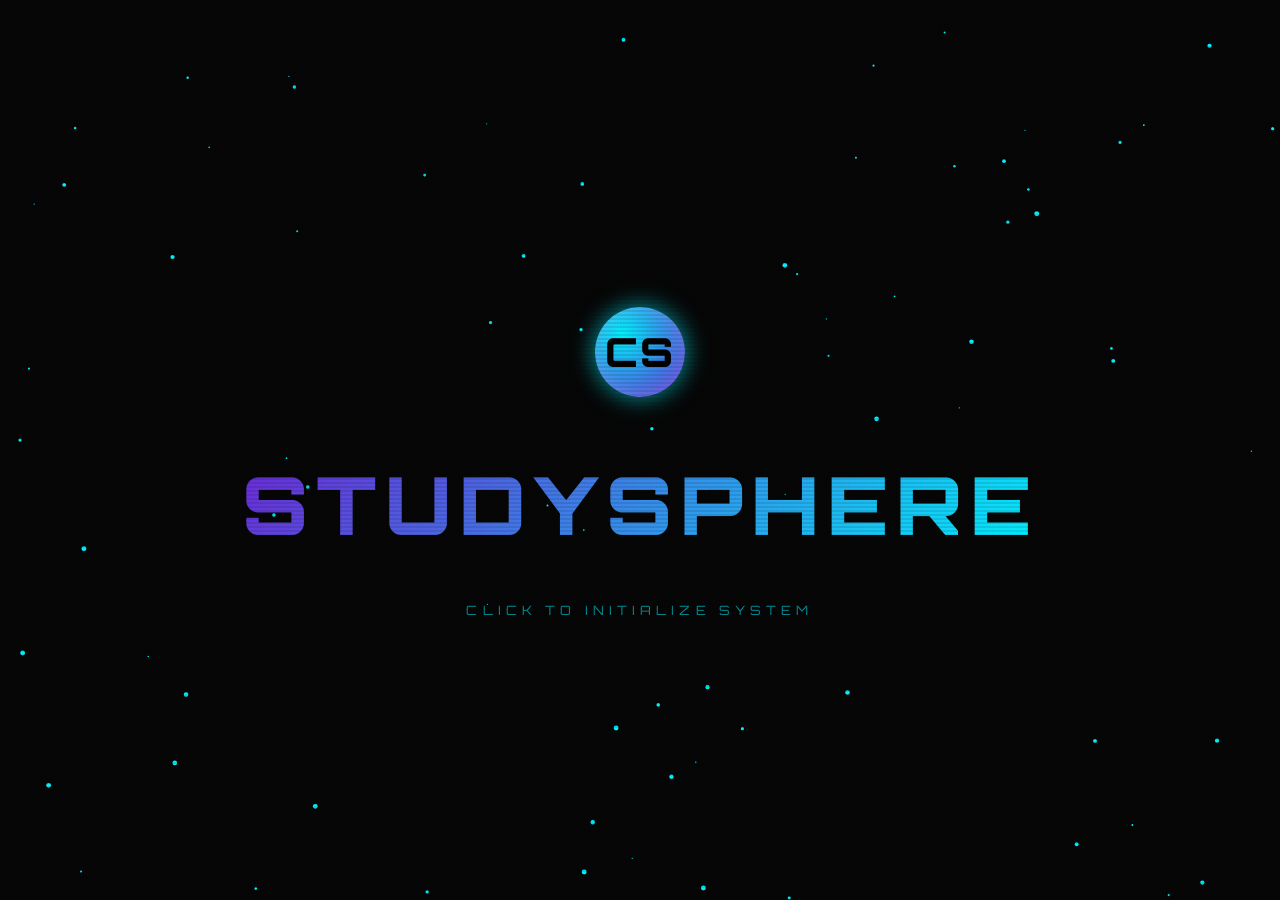
<file: index.html>
<!DOCTYPE html>
<html lang="en">

<head>
    <meta charset="UTF-8">
    <meta name="viewport" content="width=device-width, initial-scale=1.0">
    <title>CollabSync AI | Initialize</title>
    <link href="https://fonts.googleapis.com/css2?family=Orbitron:wght@400;900&family=Inter:wght@900&display=swap"
        rel="stylesheet">
    <style>
        :root {
            --accent: #8a2be2;
            /* purple */
            --teal: #00f2ff;
            /* cyan */
            --dark-bg: #050505;
        }

        body,
        html {
            margin: 0;
            padding: 0;
            width: 100%;
            height: 100%;
            background-color: var(--dark-bg);
            color: white;
            font-family: 'Inter', sans-serif;
            overflow: hidden;
            cursor: crosshair;
        }

        #canvas {
            position: absolute;
            top: 0;
            left: 0;
            z-index: 1;
        }

        .intro-container {
            position: relative;
            z-index: 10;
            height: 100vh;
            display: flex;
            flex-direction: column;
            align-items: center;
            justify-content: center;
            text-align: center;
        }

        /* ===== Logo & Pulse ===== */

        .logo-container {
            position: relative;
            width: 140px;
            height: 140px;
            margin-bottom: 2rem;
            display: flex;
            align-items: center;
            justify-content: center;
        }

        .pulse-ring {
            position: absolute;
            width: 140px;
            height: 140px;
            border-radius: 50%;
            border: 2px solid var(--teal);
            opacity: 0;
            animation: ripple 2.5s ease-out infinite;
        }

        .pulse-ring.delay {
            animation-delay: 1.2s;
        }

        @keyframes ripple {
            0% {
                transform: scale(0.6);
                opacity: 0.6;
            }

            70% {
                transform: scale(1.4);
                opacity: 0;
            }

            100% {
                opacity: 0;
            }
        }

        .logo-core {
            width: 90px;
            height: 90px;
            border-radius: 50%;
            background: radial-gradient(circle at 30% 30%, var(--teal), var(--accent));
            display: flex;
            align-items: center;
            justify-content: center;
            font-family: 'Orbitron', sans-serif;
            font-size: 2.5rem;
            font-weight: 900;
            color: black;
            letter-spacing: 2px;
            box-shadow:
                0 0 25px rgba(0, 242, 255, 0.7),
                inset 0 0 20px rgba(255, 255, 255, 0.2);

            transform: scale(0);
            animation: popIn 0.9s cubic-bezier(0.16, 1, 0.3, 1) forwards;
        }

        @keyframes popIn {
            0% {
                transform: scale(0) rotate(-90deg);
                opacity: 0;
            }

            70% {
                transform: scale(1.1) rotate(5deg);
            }

            100% {
                transform: scale(1) rotate(0deg);
                opacity: 1;
            }
        }

        /* ===== Gradient Title ===== */

        h1 {
            font-family: 'Orbitron', sans-serif;
            font-size: 5rem;
            font-weight: 900;
            letter-spacing: 0.5em;
            text-transform: uppercase;
            margin: 0;
            opacity: 0;
            animation: title-fade 1.5s ease-out 0.5s forwards;

            background: linear-gradient(135deg, var(--accent), var(--teal));
            -webkit-background-clip: text;
            -webkit-text-fill-color: transparent;
        }

        @keyframes title-fade {
            to {
                opacity: 1;
                letter-spacing: 0.1em;
            }
        }

        .cyan-text {
            background: var(--teal);
            -webkit-background-clip: text;
            -webkit-text-fill-color: transparent;
        }

        .prompt {
            margin-top: 3rem;
            font-family: 'Orbitron', sans-serif;
            font-size: 0.8rem;
            letter-spacing: 0.4em;
            color: var(--teal);
            opacity: 0.6;
            animation: pulse 2s infinite;
        }

        @keyframes pulse {

            0%,
            100% {
                opacity: 0.3;
            }

            50% {
                opacity: 1;
            }
        }

        /* ===== Scanlines ===== */

        .scanlines {
            position: fixed;
            top: 0;
            left: 0;
            width: 100%;
            height: 100%;
            background: linear-gradient(rgba(18, 16, 16, 0) 50%, rgba(0, 0, 0, 0.1) 50%),
                linear-gradient(90deg, rgba(255, 0, 0, 0.03),
                    rgba(0, 255, 0, 0.01),
                    rgba(0, 0, 255, 0.03));
            background-size: 100% 4px, 3px 100%;
            pointer-events: none;
            z-index: 20;
        }
        @media (max-width: 768px) {
    h1 {
        font-size: 2.8rem;
        letter-spacing: 0.15em;
    }

    .logo-core {
        width: 70px;
        height: 70px;
        font-size: 1.8rem;
    }

    .logo-container {
        width: 110px;
        height: 110px;
        margin-bottom: 1.5rem;
    }

    .pulse-ring {
        width: 110px;
        height: 110px;
    }

    .prompt {
        font-size: 0.65rem;
        letter-spacing: 0.25em;
        margin-top: 2rem;
        padding: 0 20px;
    }
}

@media (max-width: 480px) {
    h1 {
        font-size: 2rem;
        letter-spacing: 0.1em;
    }

    .logo-core {
        width: 60px;
        height: 60px;
        font-size: 1.5rem;
    }

    .logo-container {
        width: 90px;
        height: 90px;
    }

    .pulse-ring {
        width: 90px;
        height: 90px;
    }

    .prompt {
        font-size: 0.55rem;
        letter-spacing: 0.2em;
    }
}
    </style>
    <script>
    (function() {
        var s = localStorage.getItem('ss-theme') || 'dark';
        var D = {'--bg':'#07070d','--surface':'#0e0e18','--card':'#13131f','--border':'#1c1c2e','--text':'#e2e8f0','--muted':'#64748b','--dim':'#1e293b','--glow':'#8b5cf6','--teal-glow':'#22d3ee','--green-glow':'#10b981','--orange-glow':'#f59e0b','--accent':'#6d28d9'};
        var L = {'--bg':'#f4f5fa','--surface':'#ffffff','--card':'#ffffff','--border':'#e2e8f0','--text':'#0f172a','--muted':'#64748b','--dim':'#e2e8f0','--glow':'#7c3aed','--teal-glow':'#0ea5e9','--green-glow':'#10b981','--orange-glow':'#f59e0b','--accent':'#6d28d9'};
        var v = s === 'light' ? L : D;
        var r = document.documentElement;
        Object.keys(v).forEach(function(k){ r.style.setProperty(k, v[k]); });
        r.style.background = v['--bg'];
        r.style.color = v['--text'];
    })();
    </script>
</head>

<body onclick="navigateToNextPage()">

    <canvas id="canvas"></canvas>
    <div class="scanlines"></div>

    <div class="intro-container">
        <div class="logo-container">
            <div class="pulse-ring"></div>
            <div class="pulse-ring delay"></div>
            <div class="logo-core">CS</div>
        </div>
        <h1>StudySphere<span class="cyan-text"></span></h1>
        <div class="prompt">CLICK TO INITIALIZE SYSTEM</div>
    </div>

    <script>
        const canvas = document.getElementById('canvas');
        const ctx = canvas.getContext('2d');
        let particles = [];
        let mouse = { x: null, y: null, radius: 150 };

        function init() {
            canvas.width = window.innerWidth;
            canvas.height = window.innerHeight;
            particles = [];
            for (let i = 0; i < 80; i++) {
                particles.push({
                    x: Math.random() * canvas.width,
                    y: Math.random() * canvas.height,
                    size: Math.random() * 2 + 0.5,
                    speedX: Math.random() * 0.5 - 0.25,
                    speedY: Math.random() * 0.5 - 0.25,
                });
            }
        }

        function animate() {
            ctx.clearRect(0, 0, canvas.width, canvas.height);
            particles.forEach(p => {
                p.x += p.speedX;
                p.y += p.speedY;

                if (p.x > canvas.width || p.x < 0) p.speedX *= -1;
                if (p.y > canvas.height || p.y < 0) p.speedY *= -1;

                let dx = mouse.x - p.x;
                let dy = mouse.y - p.y;
                let distance = Math.sqrt(dx * dx + dy * dy);

                if (distance < mouse.radius) {
                    ctx.beginPath();
                    ctx.strokeStyle = `rgba(0, 242, 255, ${1 - distance / mouse.radius})`;
                    ctx.lineWidth = 0.5;
                    ctx.moveTo(p.x, p.y);
                    ctx.lineTo(mouse.x, mouse.y);
                    ctx.stroke();
                }

                ctx.fillStyle = '#00f2ff';
                ctx.beginPath();
                ctx.arc(p.x, p.y, p.size, 0, Math.PI * 2);
                ctx.fill();
            });
            requestAnimationFrame(animate);
        }

       window.addEventListener('mousemove', (e) => {
    mouse.x = e.x;
    mouse.y = e.y;
});

window.addEventListener('touchmove', (e) => {
    e.preventDefault();
    mouse.x = e.touches[0].clientX;
    mouse.y = e.touches[0].clientY;
}, { passive: false });

window.addEventListener('touchend', () => {
    mouse.x = null;
    mouse.y = null;
});

        function navigateToNextPage() {
            document.body.style.transition = "opacity 5.0s ease";
            document.body.style.opacity = "0";
            setTimeout(() => {
                window.location.href = 'main.html';
            }, 500);
        }

        init();
        animate();
        window.onresize = init;
    </script>
</body>

</html>
</file>
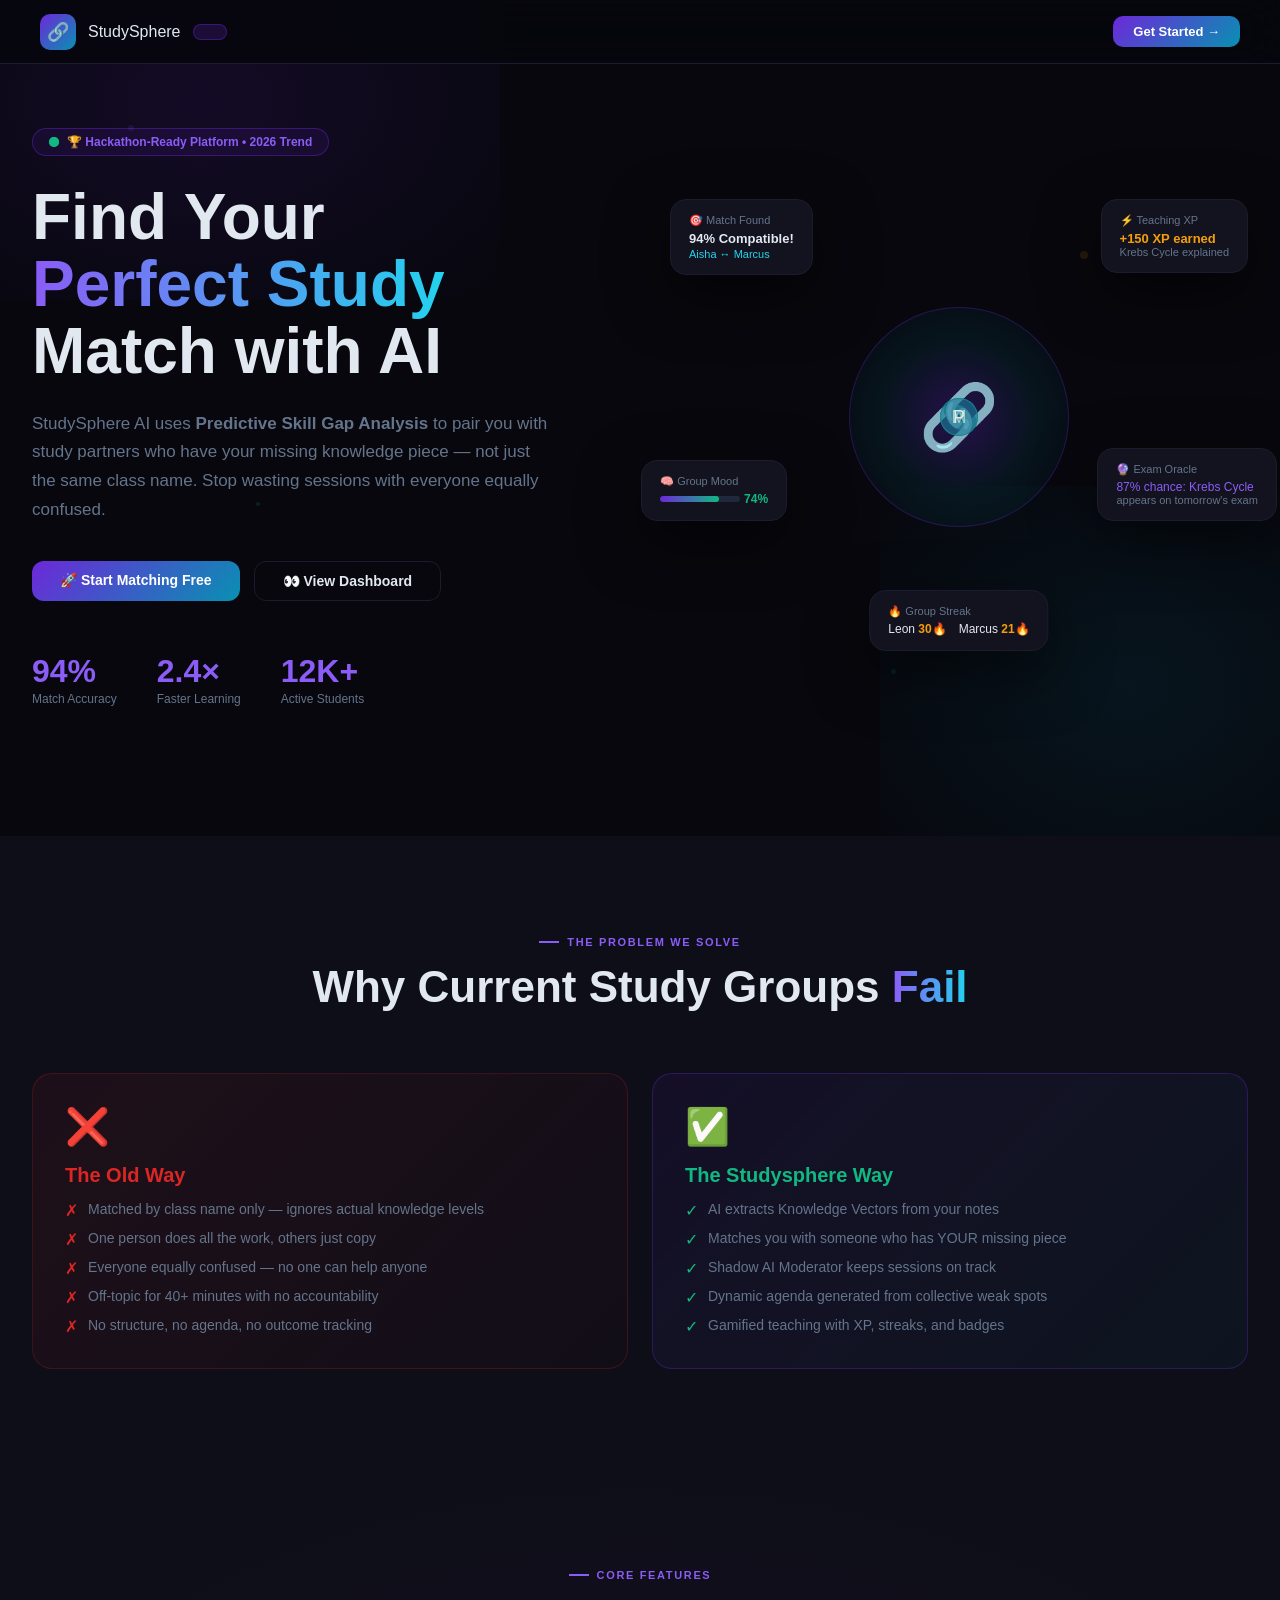
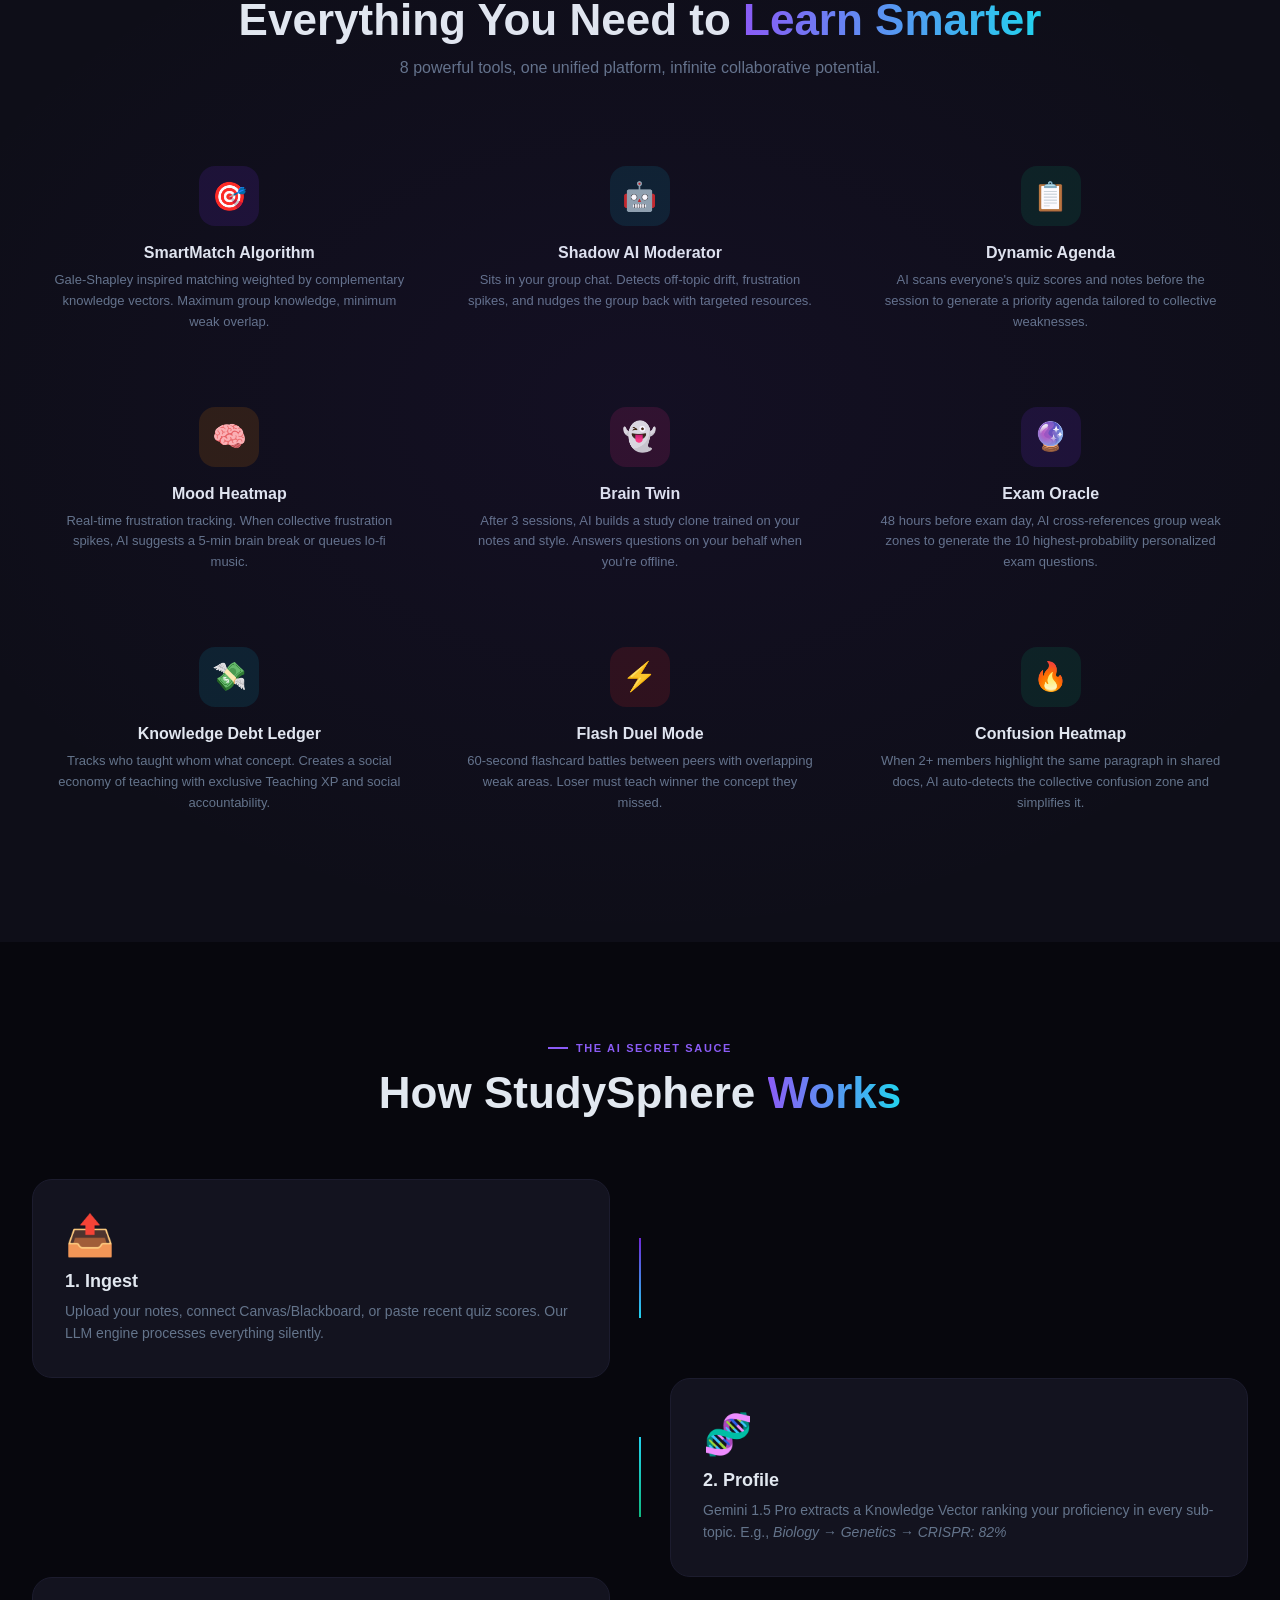
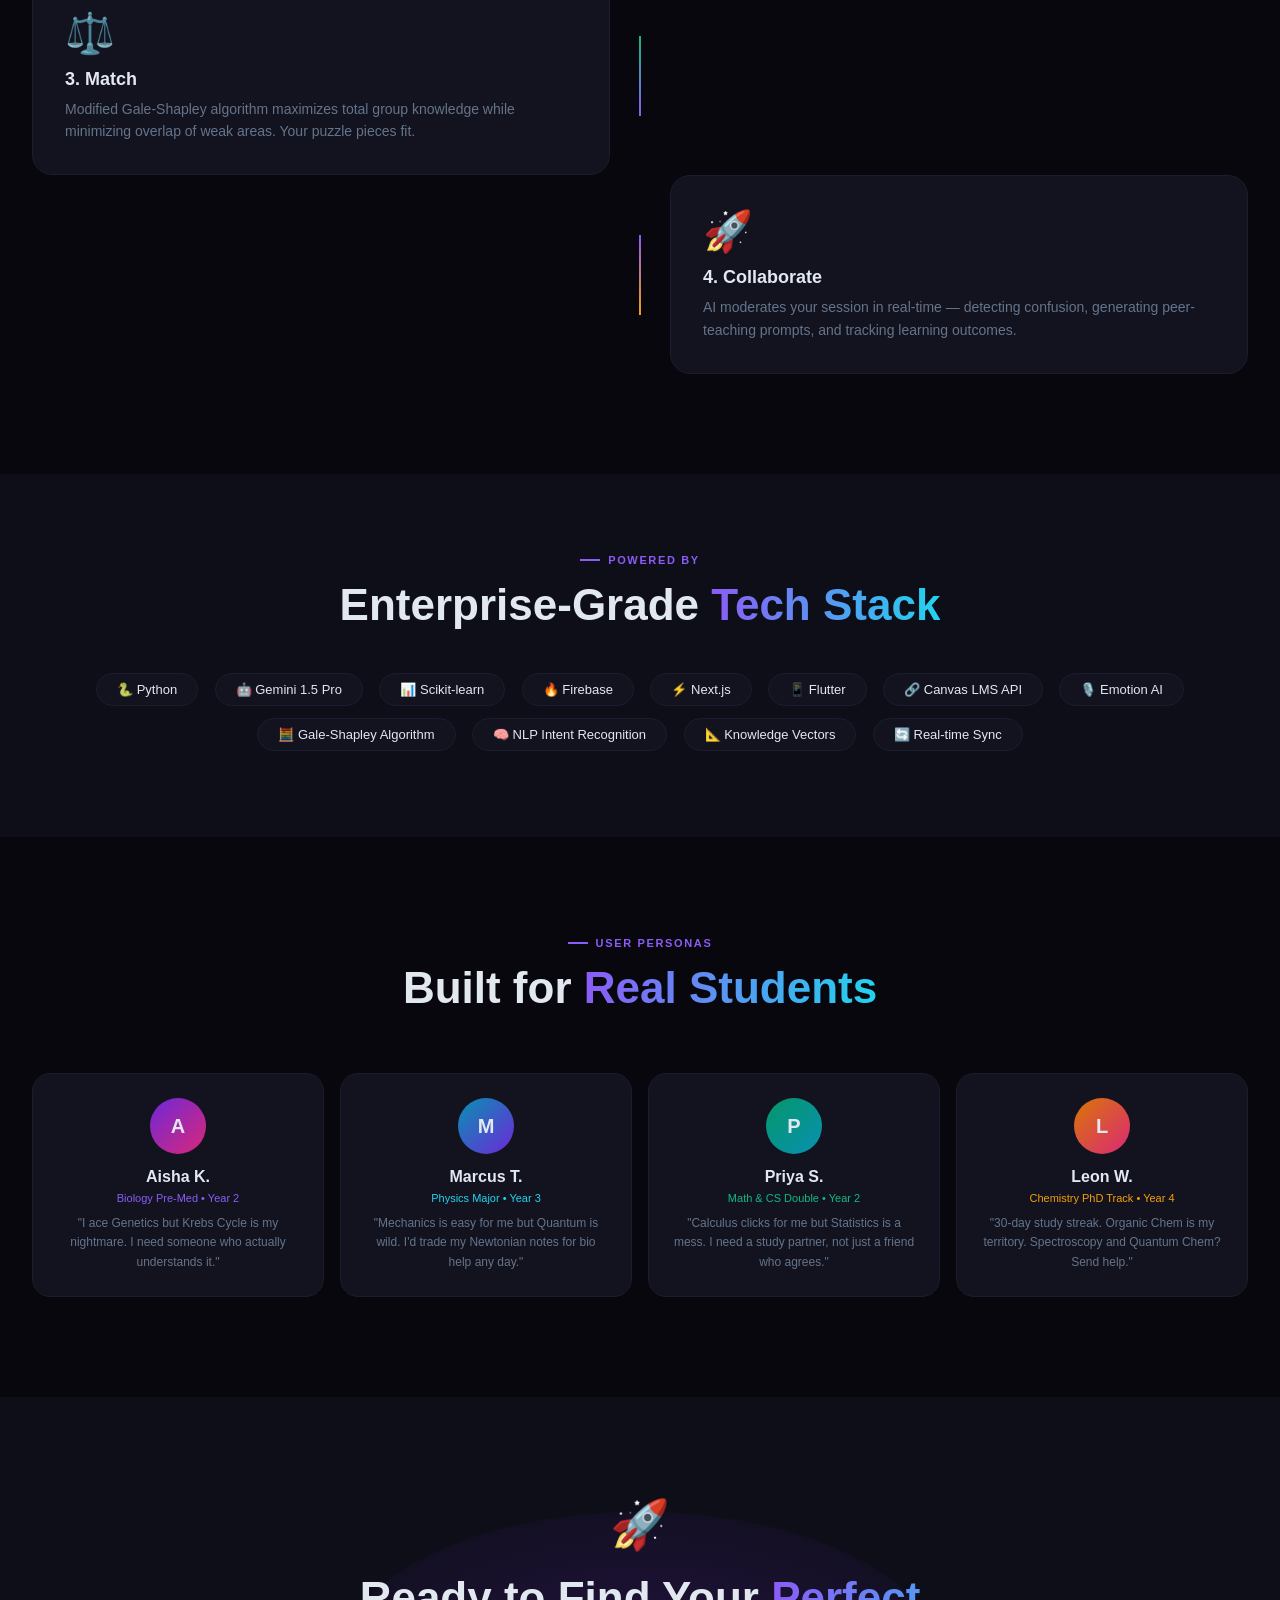
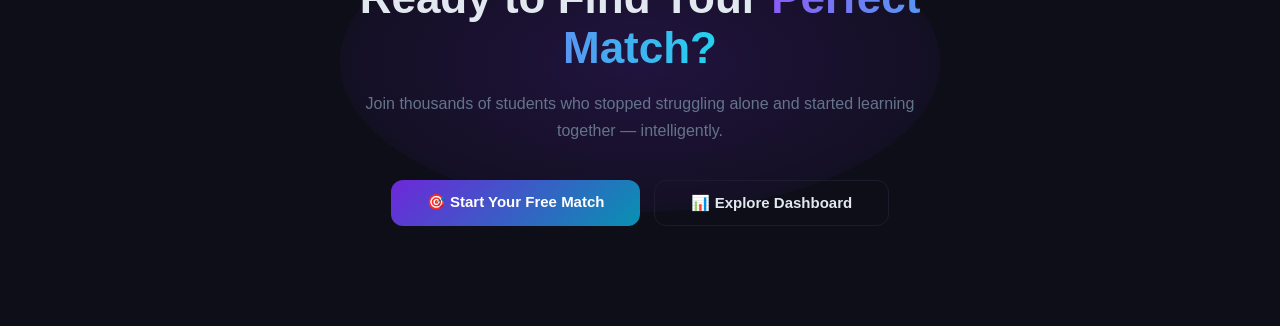
<file: main.html>
<!DOCTYPE html>
<html lang="en">

<head>
    <meta charset="UTF-8">
    <meta name="viewport" content="width=device-width, initial-scale=1.0">
    <title>Intro page</title>
    <link rel="stylesheet" href="stylesheet1.css">
    <style>
/* ── Nav CTA: shrink on mobile ── */
.nav-cta {
    white-space: nowrap;
    flex-shrink: 0;
}

@media (max-width: 860px) {
    #main-nav {
        height: 56px;
        padding: 0 14px;
        flex-wrap: nowrap;
        gap: 10px;
    }
    #main-nav .nav-links { display: none !important; }
    .nav-cta {
        font-size: 12px !important;
        padding: 6px 12px !important;
    }

    .content-wrapper { padding-top: 68px !important; }

    /* Hero: stack */
    .hero-grid {
        grid-template-columns: 1fr !important;
        gap: 32px !important;
    }
    .hero-right { display: none !important; }

    .hero-title { font-size: clamp(2rem, 7vw, 3.2rem) !important; }
    .hero-desc  { font-size: 14px !important; }

    .hero-actions {
        flex-direction: column !important;
        gap: 10px !important;
    }
    .hero-actions a {
        width: 100% !important;
        text-align: center !important;
        box-sizing: border-box !important;
    }

    .hero-stats { gap: 16px !important; flex-wrap: wrap !important; }

    /* Problem / Solution */
    .grid-2 { grid-template-columns: 1fr !important; gap: 16px !important; }

    /* Features */
    .grid-3 { grid-template-columns: repeat(2, 1fr) !important; gap: 14px !important; }

    /* Personas */
    .grid-4 { grid-template-columns: repeat(2, 1fr) !important; gap: 12px !important; }

    /* How it works steps: collapse 3-col to single */
    div[style*="grid-template-columns:1fr 60px 1fr"] {
        grid-template-columns: 1fr !important;
    }
    div[style*="grid-template-columns:1fr 60px 1fr"] > div:nth-child(2) {
        display: none !important;
    }
    /* Hide the empty placeholder divs in alternating steps */
    div[style*="grid-template-columns:1fr 60px 1fr"] > div:empty {
        display: none !important;
    }

    /* Tech pills */
    .tech-section > .content > div {
        display: flex !important;
        flex-wrap: wrap !important;
        gap: 8px !important;
        justify-content: center !important;
    }

    /* CTA buttons */
    .cta-section div[style*="display:flex;gap:14px"] {
        flex-direction: column !important;
        align-items: stretch !important;
    }
    .cta-section div[style*="display:flex;gap:14px"] a {
        text-align: center !important;
    }

    .heading-lg { font-size: clamp(1.6rem, 5vw, 2.6rem) !important; }
    section { padding: 60px 0 !important; }
    .hero-section { padding: 80px 0 40px !important; }
}

@media (max-width: 540px) {
    .grid-3 { grid-template-columns: 1fr !important; }
    .grid-4 { grid-template-columns: 1fr !important; }

    .hero-stat-val { font-size: 1.6rem !important; }
    .feature-item  { padding: 16px !important; }
    .content       { padding: 0 14px !important; }

    .nav-cta { font-size: 11px !important; padding: 5px 10px !important; }
}
</style>
    <script>
    (function() {
        var s = localStorage.getItem('ss-theme') || 'dark';
        var D = {'--bg':'#07070d','--surface':'#0e0e18','--card':'#13131f','--border':'#1c1c2e','--text':'#e2e8f0','--muted':'#64748b','--dim':'#1e293b','--glow':'#8b5cf6','--teal-glow':'#22d3ee','--green-glow':'#10b981','--orange-glow':'#f59e0b','--accent':'#6d28d9'};
        var L = {'--bg':'#f4f5fa','--surface':'#ffffff','--card':'#ffffff','--border':'#e2e8f0','--text':'#0f172a','--muted':'#64748b','--dim':'#e2e8f0','--glow':'#7c3aed','--teal-glow':'#0ea5e9','--green-glow':'#10b981','--orange-glow':'#f59e0b','--accent':'#6d28d9'};
        var v = s === 'light' ? L : D;
        var r = document.documentElement;
        Object.keys(v).forEach(function(k){ r.style.setProperty(k, v[k]); });
        r.style.background = v['--bg'];
        r.style.color = v['--text'];
    })();
    </script>
</head>

<body>
    <!-- Background -->
    <canvas id="canvas"></canvas>
    <div class="scanlines"></div>

    <!-- Navbar -->
    <nav id="main-nav">
        <!-- Logo should navigate to landing page 
        <a href="landing.html" class="nav-logo">  -->
        <div class="nav-logo-icon">🔗</div>
        StudySphere
        </a>

        <div class="nav-links" id="navLinks">
            <a class="nav-link active" href="main.html"></a>
        </div>

        <!-- CTA should also navigate normally -->
        <a href="login.html" class="nav-cta">Get Started →
        </a>
    </nav>

    <!-- Content Wrapper -->
    <div class="content-wrapper">
        <div id="page-intro" class="page active">
            <!-- HERO -->
            <section class="hero-section" style="position:relative; overflow:hidden;">
                <div class="particles-bg">
                    <div class="hero-orb"
                        style="width:600px;height:400px;top:-100px;left:-100px;background:radial-gradient(ellipse,rgba(109,40,217,0.12),transparent);">
                    </div>
                    <div class="hero-orb"
                        style="width:500px;height:400px;bottom:-50px;right:-100px;background:radial-gradient(ellipse,rgba(8,145,178,0.1),transparent);">
                    </div>
                    <div class="particle"
                        style="width:6px;height:6px;background:var(--glow);top:15%;left:10%;--dur:7s;--delay:0s;"></div>
                    <div class="particle"
                        style="width:4px;height:4px;background:var(--teal-glow);top:60%;left:20%;--dur:5s;--delay:1s;">
                    </div>
                    <div class="particle"
                        style="width:8px;height:8px;background:var(--orange-glow);top:30%;right:15%;--dur:8s;--delay:2s;">
                    </div>
                    <div class="particle"
                        style="width:5px;height:5px;background:var(--green-glow);top:80%;right:30%;--dur:6s;--delay:0.5s;">
                    </div>
                    <div class="particle"
                        style="width:3px;height:3px;background:var(--pink);top:70%;left:5%;--dur:9s;--delay:1.5s;">
                    </div>
                </div>
                <div class="content" style="position:relative;z-index:2;">
                    <div class="hero-grid">
                        <div class="hero-left">
                            <div class="hero-eyebrow">
                                <div class="live-dot"></div>
                                🏆 Hackathon-Ready Platform • 2026 Trend
                            </div>
                            <h1 class="hero-title">
                                Find Your<br>
                                <span class="gradient-text">Perfect Study</span><br>
                                Match with AI
                            </h1>
                            <p class="hero-desc">
                                StudySphere AI uses <strong>Predictive Skill Gap Analysis</strong> to pair you with study
                                partners who have your missing knowledge piece — not just the same class name. Stop
                                wasting
                                sessions with everyone equally confused.
                            </p>
                            <div class="hero-actions">
                                <a href="#" class="btn btn-primary" onclick="showPage('onboard')">🚀 Start Matching
                                    Free</a>
                                <a href="#" class="btn btn-outline" onclick="showPage('dashboard')">👀 View
                                    Dashboard</a>
                            </div>
                            <div class="hero-stats">
                                <div>
                                    <div class="hero-stat-val">94%</div>
                                    <div class="hero-stat-lbl">Match Accuracy</div>
                                </div>
                                <div>
                                    <div class="hero-stat-val">2.4×</div>
                                    <div class="hero-stat-lbl">Faster Learning</div>
                                </div>
                                <div>
                                    <div class="hero-stat-val">12K+</div>
                                    <div class="hero-stat-lbl">Active Students</div>
                                </div>
                            </div>
                        </div>

                        <!-- FLOATING CARDS CLUSTER -->
                        <div class="hero-right">
                            <div class="central-orb">🔗</div>

                            <!-- Orbit dots -->
                            <div
                                style="position:absolute;top:50%;left:50%;margin:-120px 0 0 -120px;width:240px;height:240px;">
                                <div class="orbit-dot"
                                    style="background:rgba(109,40,217,0.3);border:1px solid rgba(109,40,217,0.5);animation:orbit 8s linear infinite;">
                                    A</div>
                                <div class="orbit-dot"
                                    style="background:rgba(8,145,178,0.3);border:1px solid rgba(8,145,178,0.5);animation:orbit 8s linear infinite;animation-delay:-2.7s;">
                                    M</div>
                                <div class="orbit-dot"
                                    style="background:rgba(5,150,105,0.3);border:1px solid rgba(5,150,105,0.5);animation:orbit 8s linear infinite;animation-delay:-5.3s;">
                                    P</div>
                            </div>

                            <!-- Floating cards -->
                            <div class="float-card" style="top:8%;left:0;--dur:6s;--delay:0s;">
                                <div style="font-size:11px;color:var(--muted);margin-bottom:4px;">🎯 Match Found</div>
                                <div style="font-size:13px;font-weight:600;">94% Compatible!</div>
                                <div style="font-size:11px;color:var(--teal-glow);margin-top:2px;">Aisha ↔ Marcus</div>
                            </div>

                            <div class="float-card" style="top:8%;right:0;--dur:7s;--delay:1s;">
                                <div style="font-size:11px;color:var(--muted);margin-bottom:4px;">⚡ Teaching XP</div>
                                <div style="font-size:13px;font-weight:600;color:var(--orange-glow);">+150 XP earned
                                </div>
                                <div style="font-size:11px;color:var(--muted);">Krebs Cycle explained</div>
                            </div>

                            <div class="float-card" style="bottom:30%;left:-5%;--dur:5s;--delay:0.5s;">
                                <div style="font-size:11px;color:var(--muted);margin-bottom:4px;">🧠 Group Mood</div>
                                <div style="display:flex;gap:4px;align-items:center;">
                                    <div
                                        style="width:80px;height:6px;background:var(--dim);border-radius:3px;overflow:hidden;">
                                        <div
                                            style="width:74%;height:100%;background:linear-gradient(90deg,var(--accent),var(--green-glow));border-radius:3px;">
                                        </div>
                                    </div>
                                    <span style="font-size:12px;font-weight:600;color:var(--green-glow);">74%</span>
                                </div>
                            </div>

                            <div class="float-card" style="bottom:30%;right:-5%;--dur:8s;--delay:1.5s;">
                                <div style="font-size:11px;color:var(--muted);margin-bottom:4px;">🔮 Exam Oracle</div>
                                <div style="font-size:12px;color:var(--glow);">87% chance: Krebs Cycle</div>
                                <div style="font-size:11px;color:var(--muted);">appears on tomorrow's exam</div>
                            </div>

                            <div class="float-card"
                                style="bottom:5%;left:50%;transform:translateX(-50%);--dur:6.5s;--delay:0.8s;">
                                <div style="font-size:11px;color:var(--muted);margin-bottom:4px;">🔥 Group Streak</div>
                                <div style="display:flex;gap:12px;">
                                    <span style="font-size:12px;">Leon <strong
                                            style="color:var(--orange-glow);">30🔥</strong></span>
                                    <span style="font-size:12px;">Marcus <strong
                                            style="color:var(--orange-glow);">21🔥</strong></span>
                                </div>
                            </div>
                        </div>
                    </div>
                </div>
            </section>

            <!-- PROBLEM / SOLUTION -->
            <section class="problem-section" style="background:var(--surface);">
                <div class="content">
                    <div style="text-align:center;margin-bottom:60px;">
                        <div class="section-tag" style="justify-content:center;">The Problem We Solve</div>
                        <h2 class="heading-lg">Why Current Study Groups <span class="gradient-text">Fail</span></h2>
                    </div>
                    <div class="grid-2">
                        <div class="problem-card">
                            <div style="font-size:36px;margin-bottom:16px;">❌</div>
                            <h3
                                style="font-family:var(--syne);font-size:20px;font-weight:800;margin-bottom:14px;color:var(--red);">
                                The Old Way</h3>
                            <ul style="list-style:none;display:flex;flex-direction:column;gap:10px;">
                                <li
                                    style="font-size:14px;color:var(--muted);display:flex;gap:10px;align-items:flex-start;">
                                    <span style="color:var(--red);font-size:16px;">✗</span> Matched by class name only —
                                    ignores actual knowledge levels
                                </li>
                                <li
                                    style="font-size:14px;color:var(--muted);display:flex;gap:10px;align-items:flex-start;">
                                    <span style="color:var(--red);font-size:16px;">✗</span> One person does all the
                                    work,
                                    others just copy
                                </li>
                                <li
                                    style="font-size:14px;color:var(--muted);display:flex;gap:10px;align-items:flex-start;">
                                    <span style="color:var(--red);font-size:16px;">✗</span> Everyone equally confused —
                                    no
                                    one can help anyone
                                </li>
                                <li
                                    style="font-size:14px;color:var(--muted);display:flex;gap:10px;align-items:flex-start;">
                                    <span style="color:var(--red);font-size:16px;">✗</span> Off-topic for 40+ minutes
                                    with
                                    no accountability
                                </li>
                                <li
                                    style="font-size:14px;color:var(--muted);display:flex;gap:10px;align-items:flex-start;">
                                    <span style="color:var(--red);font-size:16px;">✗</span> No structure, no agenda, no
                                    outcome tracking
                                </li>
                            </ul>
                        </div>
                        <div class="solution-card">
                            <div style="font-size:36px;margin-bottom:16px;">✅</div>
                            <h3
                                style="font-family:var(--syne);font-size:20px;font-weight:800;margin-bottom:14px;color:var(--green-glow);">
                                The Studysphere Way</h3>
                            <ul style="list-style:none;display:flex;flex-direction:column;gap:10px;">
                                <li
                                    style="font-size:14px;color:var(--muted);display:flex;gap:10px;align-items:flex-start;">
                                    <span style="color:var(--green-glow);font-size:16px;">✓</span> AI extracts Knowledge
                                    Vectors from your notes
                                </li>
                                <li
                                    style="font-size:14px;color:var(--muted);display:flex;gap:10px;align-items:flex-start;">
                                    <span style="color:var(--green-glow);font-size:16px;">✓</span> Matches you with
                                    someone
                                    who has YOUR missing piece
                                </li>
                                <li
                                    style="font-size:14px;color:var(--muted);display:flex;gap:10px;align-items:flex-start;">
                                    <span style="color:var(--green-glow);font-size:16px;">✓</span> Shadow AI Moderator
                                    keeps
                                    sessions on track
                                </li>
                                <li
                                    style="font-size:14px;color:var(--muted);display:flex;gap:10px;align-items:flex-start;">
                                    <span style="color:var(--green-glow);font-size:16px;">✓</span> Dynamic agenda
                                    generated
                                    from collective weak spots
                                </li>
                                <li
                                    style="font-size:14px;color:var(--muted);display:flex;gap:10px;align-items:flex-start;">
                                    <span style="color:var(--green-glow);font-size:16px;">✓</span> Gamified teaching
                                    with
                                    XP, streaks, and badges
                                </li>
                            </ul>
                        </div>
                    </div>
                </div>
            </section>

            <!-- FEATURES GRID -->
            <section class="features-strip">
                <div class="content">
                    <div style="text-align:center;margin-bottom:60px;">
                        <div class="section-tag" style="justify-content:center;">Core Features</div>
                        <h2 class="heading-lg">Everything You Need to <span class="gradient-text">Learn Smarter</span>
                        </h2>
                        <p
                            style="color:var(--muted);margin-top:14px;font-size:16px;max-width:500px;margin-inline:auto;">
                            8
                            powerful tools, one unified platform, infinite collaborative potential.</p>
                    </div>
                    <div class="grid-3" style="gap:16px;">
                        <!-- Feature cards -->
                        <div class="feature-item">
                            <div class="feature-icon" style="background:rgba(109,40,217,0.15);">🎯</div>
                            <h4 style="font-family:var(--syne);font-weight:700;font-size:16px;margin-bottom:8px;">
                                SmartMatch
                                Algorithm</h4>
                            <p style="font-size:13px;color:var(--muted);line-height:1.6;">Gale-Shapley inspired matching
                                weighted by complementary knowledge vectors. Maximum group knowledge, minimum weak
                                overlap.
                            </p>
                        </div>
                        <div class="feature-item">
                            <div class="feature-icon" style="background:rgba(8,145,178,0.15);">🤖</div>
                            <h4 style="font-family:var(--syne);font-weight:700;font-size:16px;margin-bottom:8px;">Shadow
                                AI
                                Moderator</h4>
                            <p style="font-size:13px;color:var(--muted);line-height:1.6;">Sits in your group chat.
                                Detects
                                off-topic drift, frustration spikes, and nudges the group back with targeted resources.
                            </p>
                        </div>
                        <div class="feature-item">
                            <div class="feature-icon" style="background:rgba(5,150,105,0.15);">📋</div>
                            <h4 style="font-family:var(--syne);font-weight:700;font-size:16px;margin-bottom:8px;">
                                Dynamic
                                Agenda</h4>
                            <p style="font-size:13px;color:var(--muted);line-height:1.6;">AI scans everyone's quiz
                                scores
                                and notes before the session to generate a priority agenda tailored to collective
                                weaknesses.</p>
                        </div>
                        <div class="feature-item">
                            <div class="feature-icon" style="background:rgba(217,119,6,0.15);">🧠</div>
                            <h4 style="font-family:var(--syne);font-weight:700;font-size:16px;margin-bottom:8px;">Mood
                                Heatmap</h4>
                            <p style="font-size:13px;color:var(--muted);line-height:1.6;">Real-time frustration
                                tracking.
                                When collective frustration spikes, AI suggests a 5-min brain break or queues lo-fi
                                music.
                            </p>
                        </div>
                        <div class="feature-item">
                            <div class="feature-icon" style="background:rgba(219,39,119,0.15);">👻</div>
                            <h4 style="font-family:var(--syne);font-weight:700;font-size:16px;margin-bottom:8px;">Brain
                                Twin
                            </h4>
                            <p style="font-size:13px;color:var(--muted);line-height:1.6;">After 3 sessions, AI builds a
                                study clone trained on your notes and style. Answers questions on your behalf when
                                you're
                                offline.</p>
                        </div>
                        <div class="feature-item">
                            <div class="feature-icon" style="background:rgba(109,40,217,0.15);">🔮</div>
                            <h4 style="font-family:var(--syne);font-weight:700;font-size:16px;margin-bottom:8px;">Exam
                                Oracle</h4>
                            <p style="font-size:13px;color:var(--muted);line-height:1.6;">48 hours before exam day, AI
                                cross-references group weak zones to generate the 10 highest-probability personalized
                                exam
                                questions.</p>
                        </div>
                        <div class="feature-item">
                            <div class="feature-icon" style="background:rgba(8,145,178,0.15);">💸</div>
                            <h4 style="font-family:var(--syne);font-weight:700;font-size:16px;margin-bottom:8px;">
                                Knowledge
                                Debt Ledger</h4>
                            <p style="font-size:13px;color:var(--muted);line-height:1.6;">Tracks who taught whom what
                                concept. Creates a social economy of teaching with exclusive Teaching XP and social
                                accountability.</p>
                        </div>
                        <div class="feature-item">
                            <div class="feature-icon" style="background:rgba(220,38,38,0.15);">⚡</div>
                            <h4 style="font-family:var(--syne);font-weight:700;font-size:16px;margin-bottom:8px;">Flash
                                Duel
                                Mode</h4>
                            <p style="font-size:13px;color:var(--muted);line-height:1.6;">60-second flashcard battles
                                between peers with overlapping weak areas. Loser must teach winner the concept they
                                missed.
                            </p>
                        </div>
                        <div class="feature-item">
                            <div class="feature-icon" style="background:rgba(5,150,105,0.15);">🔥</div>
                            <h4 style="font-family:var(--syne);font-weight:700;font-size:16px;margin-bottom:8px;">
                                Confusion
                                Heatmap</h4>
                            <p style="font-size:13px;color:var(--muted);line-height:1.6;">When 2+ members highlight the
                                same
                                paragraph in shared docs, AI auto-detects the collective confusion zone and simplifies
                                it.
                            </p>
                        </div>
                    </div>
                </div>
            </section>

            <!-- HOW IT WORKS -->
            <section style="padding:100px 0;background:var(--bg);">
                <div class="content">
                    <div style="text-align:center;margin-bottom:60px;">
                        <div class="section-tag" style="justify-content:center;">The AI Secret Sauce</div>
                        <h2 class="heading-lg">How StudySphere <span class="gradient-text">Works</span></h2>
                    </div>
                    <div style="display:flex;flex-direction:column;gap:0;">
                        <!-- Steps -->
                        <div
                            style="display:grid;grid-template-columns:1fr 60px 1fr;align-items:center;margin-bottom:0;">
                            <div style="padding:32px;background:var(--card);border:1px solid var(--border);border-radius:20px;"
                                class="anim-fade-up">
                                <div style="font-size:40px;margin-bottom:12px;">📤</div>
                                <h4 style="font-family:var(--syne);font-weight:800;font-size:18px;margin-bottom:8px;">1.
                                    Ingest</h4>
                                <p style="font-size:14px;color:var(--muted);line-height:1.6;">Upload your notes, connect
                                    Canvas/Blackboard, or paste recent quiz scores. Our LLM engine processes everything
                                    silently.</p>
                            </div>
                            <div style="display:flex;justify-content:center;">
                                <div
                                    style="width:2px;height:80px;background:linear-gradient(180deg,var(--accent),var(--teal-glow));">
                                </div>
                            </div>
                            <div></div>
                        </div>
                        <div style="display:grid;grid-template-columns:1fr 60px 1fr;align-items:center;">
                            <div></div>
                            <div style="display:flex;justify-content:center;">
                                <div
                                    style="width:2px;height:80px;background:linear-gradient(180deg,var(--teal-glow),var(--green-glow));">
                                </div>
                            </div>
                            <div style="padding:32px;background:var(--card);border:1px solid var(--border);border-radius:20px;"
                                class="anim-fade-up-2">
                                <div style="font-size:40px;margin-bottom:12px;">🧬</div>
                                <h4 style="font-family:var(--syne);font-weight:800;font-size:18px;margin-bottom:8px;">2.
                                    Profile</h4>
                                <p style="font-size:14px;color:var(--muted);line-height:1.6;">Gemini 1.5 Pro extracts a
                                    Knowledge Vector ranking your proficiency in every sub-topic. E.g., <em>Biology →
                                        Genetics → CRISPR: 82%</em></p>
                            </div>
                        </div>
                        <div style="display:grid;grid-template-columns:1fr 60px 1fr;align-items:center;">
                            <div style="padding:32px;background:var(--card);border:1px solid var(--border);border-radius:20px;"
                                class="anim-fade-up-3">
                                <div style="font-size:40px;margin-bottom:12px;">⚖️</div>
                                <h4 style="font-family:var(--syne);font-weight:800;font-size:18px;margin-bottom:8px;">3.
                                    Match</h4>
                                <p style="font-size:14px;color:var(--muted);line-height:1.6;">Modified Gale-Shapley
                                    algorithm maximizes total group knowledge while minimizing overlap of weak areas.
                                    Your
                                    puzzle pieces fit.</p>
                            </div>
                            <div style="display:flex;justify-content:center;">
                                <div
                                    style="width:2px;height:80px;background:linear-gradient(180deg,var(--green-glow),var(--glow));">
                                </div>
                            </div>
                            <div></div>
                        </div>
                        <div style="display:grid;grid-template-columns:1fr 60px 1fr;align-items:center;">
                            <div></div>
                            <div style="display:flex;justify-content:center;">
                                <div
                                    style="width:2px;height:80px;background:linear-gradient(180deg,var(--glow),var(--orange-glow));">
                                </div>
                            </div>
                            <div style="padding:32px;background:var(--card);border:1px solid var(--border);border-radius:20px;"
                                class="anim-fade-up-4">
                                <div style="font-size:40px;margin-bottom:12px;">🚀</div>
                                <h4 style="font-family:var(--syne);font-weight:800;font-size:18px;margin-bottom:8px;">4.
                                    Collaborate</h4>
                                <p style="font-size:14px;color:var(--muted);line-height:1.6;">AI moderates your session
                                    in
                                    real-time — detecting confusion, generating peer-teaching prompts, and tracking
                                    learning
                                    outcomes.</p>
                            </div>
                        </div>
                    </div>
                </div>
            </section>

            <!-- TECH STACK -->
            <section class="tech-section" style="background:var(--surface);">
                <div class="content">
                    <div class="section-tag" style="justify-content:center;">Powered By</div>
                    <h2 class="heading-lg" style="margin-bottom:36px;">Enterprise-Grade <span class="gradient-text">Tech
                            Stack</span></h2>
                    <div>
                        <span class="tech-pill">🐍 Python</span>
                        <span class="tech-pill">🤖 Gemini 1.5 Pro</span>
                        <span class="tech-pill">📊 Scikit-learn</span>
                        <span class="tech-pill">🔥 Firebase</span>
                        <span class="tech-pill">⚡ Next.js</span>
                        <span class="tech-pill">📱 Flutter</span>
                        <span class="tech-pill">🔗 Canvas LMS API</span>
                        <span class="tech-pill">🎙️ Emotion AI</span>
                        <span class="tech-pill">🧮 Gale-Shapley Algorithm</span>
                        <span class="tech-pill">🧠 NLP Intent Recognition</span>
                        <span class="tech-pill">📐 Knowledge Vectors</span>
                        <span class="tech-pill">🔄 Real-time Sync</span>
                    </div>
                </div>
            </section>

            <!-- USER PERSONAS -->
            <section style="padding:100px 0;">
                <div class="content">
                    <div style="text-align:center;margin-bottom:60px;">
                        <div class="section-tag" style="justify-content:center;">User Personas</div>
                        <h2 class="heading-lg">Built for <span class="gradient-text">Real Students</span></h2>
                    </div>
                    <div class="grid-4">
                        <div class="card" style="padding:24px;text-align:center;transition:transform 0.2s;"
                            onmouseover="this.style.transform='translateY(-6px)'"
                            onmouseout="this.style.transform='none'">
                            <div
                                style="width:56px;height:56px;border-radius:50%;background:linear-gradient(135deg,var(--accent),var(--pink));display:flex;align-items:center;justify-content:center;font-weight:800;font-size:20px;margin:0 auto 14px;">
                                A</div>
                            <h4 style="font-family:var(--syne);font-weight:700;margin-bottom:6px;">Aisha K.</h4>
                            <div style="font-size:11px;color:var(--glow);margin-bottom:10px;">Biology Pre-Med • Year 2
                            </div>
                            <p style="font-size:12px;color:var(--muted);line-height:1.6;">"I ace Genetics but Krebs
                                Cycle is
                                my nightmare. I need someone who actually understands it."</p>
                        </div>
                        <div class="card" style="padding:24px;text-align:center;transition:transform 0.2s;"
                            onmouseover="this.style.transform='translateY(-6px)'"
                            onmouseout="this.style.transform='none'">
                            <div
                                style="width:56px;height:56px;border-radius:50%;background:linear-gradient(135deg,var(--teal),var(--accent));display:flex;align-items:center;justify-content:center;font-weight:800;font-size:20px;margin:0 auto 14px;">
                                M</div>
                            <h4 style="font-family:var(--syne);font-weight:700;margin-bottom:6px;">Marcus T.</h4>
                            <div style="font-size:11px;color:var(--teal-glow);margin-bottom:10px;">Physics Major • Year
                                3
                            </div>
                            <p style="font-size:12px;color:var(--muted);line-height:1.6;">"Mechanics is easy for me but
                                Quantum is wild. I'd trade my Newtonian notes for bio help any day."</p>
                        </div>
                        <div class="card" style="padding:24px;text-align:center;transition:transform 0.2s;"
                            onmouseover="this.style.transform='translateY(-6px)'"
                            onmouseout="this.style.transform='none'">
                            <div
                                style="width:56px;height:56px;border-radius:50%;background:linear-gradient(135deg,var(--green),var(--teal));display:flex;align-items:center;justify-content:center;font-weight:800;font-size:20px;margin:0 auto 14px;">
                                P</div>
                            <h4 style="font-family:var(--syne);font-weight:700;margin-bottom:6px;">Priya S.</h4>
                            <div style="font-size:11px;color:var(--green-glow);margin-bottom:10px;">Math & CS Double •
                                Year
                                2</div>
                            <p style="font-size:12px;color:var(--muted);line-height:1.6;">"Calculus clicks for me but
                                Statistics is a mess. I need a study partner, not just a friend who agrees."</p>
                        </div>
                        <div class="card" style="padding:24px;text-align:center;transition:transform 0.2s;"
                            onmouseover="this.style.transform='translateY(-6px)'"
                            onmouseout="this.style.transform='none'">
                            <div
                                style="width:56px;height:56px;border-radius:50%;background:linear-gradient(135deg,var(--orange),var(--pink));display:flex;align-items:center;justify-content:center;font-weight:800;font-size:20px;margin:0 auto 14px;">
                                L</div>
                            <h4 style="font-family:var(--syne);font-weight:700;margin-bottom:6px;">Leon W.</h4>
                            <div style="font-size:11px;color:var(--orange-glow);margin-bottom:10px;">Chemistry PhD Track
                                •
                                Year 4</div>
                            <p style="font-size:12px;color:var(--muted);line-height:1.6;">"30-day study streak. Organic
                                Chem
                                is my territory. Spectroscopy and Quantum Chem? Send help."</p>
                        </div>
                    </div>
                </div>
            </section>

            <!-- FINAL CTA -->
            <section class="cta-section" style="background:var(--surface);">
                <div class="cta-glow"></div>
                <div class="content" style="position:relative;z-index:1;">
                    <div style="max-width:600px;margin:0 auto;">
                        <div style="font-size:48px;margin-bottom:20px;">🚀</div>
                        <h2 class="heading-lg" style="margin-bottom:16px;">Ready to Find Your <span
                                class="gradient-text">Perfect Match?</span></h2>
                        <p style="font-size:16px;color:var(--muted);margin-bottom:36px;line-height:1.7;">Join thousands
                            of
                            students who stopped struggling alone and started learning together — intelligently.</p>
                        <div style="display:flex;gap:14px;justify-content:center;flex-wrap:wrap;">
                            <a href="#" class="btn btn-primary" onclick="showPage('onboard')"
                                style="font-size:15px;padding:13px 36px;">🎯 Start Your Free Match</a>
                            <a href="#" class="btn btn-outline" onclick="showPage('dashboard')"
                                style="font-size:15px;padding:13px 36px;">📊 Explore Dashboard</a>
                        </div>
                    </div>
                </div>
            </section>

        </div>
    </div>
</body>

</html>
</file>
<file: stylesheet1.css>
:root {
    --bg: #07070d;
    --surface: #0e0e18;
    --card: #13131f;
    --border: #1c1c2e;
    --accent: #6d28d9;
    --glow: #8b5cf6;
    --teal: #0891b2;
    --teal-glow: #22d3ee;
    --green: #059669;
    --green-glow: #10b981;
    --orange: #d97706;
    --orange-glow: #f59e0b;
    --red: #dc2626;
    --pink: #db2777;
    --text: #e2e8f0;
    --muted: #64748b;
    --dim: #1e293b;
    --syne: 'Syne', sans-serif;
    --dm: 'DM Sans', sans-serif;
}

*,
*::before,
*::after {
    box-sizing: border-box;
    margin: 0;
    padding: 0;
}

/* REMOVE BODY/HTML DEFAULT SPACING */
html,
body {
    margin: 0;
    padding: 0;
    height: 100%;
}

html {
    scroll-behavior: smooth;
}

body {
    font-family: var(--dm);
    background: var(--bg);
    color: var(--text);
    overflow-x: hidden;
    cursor: default;
}

::-webkit-scrollbar {
    width: 5px;
}

::-webkit-scrollbar-track {
    background: var(--bg);
}

::-webkit-scrollbar-thumb {
    background: var(--accent);
    border-radius: 3px;
}

/* ─── NAV ─── */
nav {
    position: fixed;
    top: 0;
    left: 0;
    right: 0;
    z-index: 1000;
    background: rgba(7, 7, 13, 0.85);
    backdrop-filter: blur(20px);
    border-bottom: 1px solid var(--border);
    height: 64px;
    display: flex;
    align-items: center;
    padding: 0 40px;
    gap: 12px;
}

.nav-logo {
    font-family: var(--syne);
    font-weight: 900;
    font-size: 20px;
    background: linear-gradient(90deg, var(--glow), var(--teal-glow));
    -webkit-background-clip: text;
    -webkit-text-fill-color: transparent;
    margin-right: 20px;
    display: flex;
    align-items: center;
    gap: 10px;
    text-decoration: none;
}

.nav-logo-icon {
    width: 36px;
    height: 36px;
    background: linear-gradient(135deg, var(--accent), var(--teal));
    border-radius: 10px;
    display: flex;
    align-items: center;
    justify-content: center;
    font-size: 18px;
    -webkit-text-fill-color: initial;
    flex-shrink: 0;
}

.nav-links {
    display: flex;
    gap: 4px;
    flex: 1;
    overflow-x: auto;
    scrollbar-width: none;
}

.nav-links::-webkit-scrollbar {
    display: none;
}

/* BRIGHT NAV TEXT */
.nav-link {
    padding: 7px 16px;
    border-radius: 8px;
    font-size: 13px;
    font-weight: 600;
    color: var(--text); /* brighter text */
    text-decoration: none;
    border: 1px solid transparent;
    transition: all 0.25s ease;
    white-space: nowrap;
}

/* HOVER EFFECT */
.nav-link:hover {
    color: #ffffff;
    background: rgba(109, 40, 217, 0.25);
    border-color: rgba(109, 40, 217, 0.5);
    text-shadow: 0 0 6px rgba(139, 92, 246, 0.6);
}

/* ACTIVE PAGE */
.nav-link.active {
    color: var(--glow);
    background: rgba(109, 40, 217, 0.2);
    border-color: rgba(109, 40, 217, 0.4);
    text-shadow: 0 0 8px rgba(139, 92, 246, 0.8);
}

.nav-cta {
    padding: 8px 20px;
    border-radius: 10px;
    background: linear-gradient(135deg, var(--accent), var(--teal));
    color: #fff;
    font-weight: 600;
    font-size: 13px;
    text-decoration: none;
    transition: opacity 0.2s;
    white-space: nowrap;
}

.nav-cta:hover {
    opacity: 0.85;
}
/* ─── PAGE SECTIONS ─── */
.page {
    min-height: 100vh;
}

/* For other pages, keep spacing with a separate class */
.page:not(#page-intro) {
    padding-top: 64px;
}

.page.active {
    display: block;
}

/* ─── ANIMATIONS ─── */
@keyframes fadeUp {
    from {
        opacity: 0;
        transform: translateY(30px);
    }

    to {
        opacity: 1;
        transform: translateY(0);
    }
}

@keyframes float {

    0%,
    100% {
        transform: translateY(0px);
    }

    50% {
        transform: translateY(-12px);
    }
}

@keyframes pulse-ring {
    0% {
        transform: scale(1);
        opacity: 0.8;
    }

    100% {
        transform: scale(1.6);
        opacity: 0;
    }
}

@keyframes spin-slow {
    from {
        transform: rotate(0deg);
    }

    to {
        transform: rotate(360deg);
    }
}

@keyframes blink {

    0%,
    100% {
        opacity: 1;
    }

    50% {
        opacity: 0;
    }
}

@keyframes counter {
    from {
        opacity: 0;
        transform: scale(0.8);
    }

    to {
        opacity: 1;
        transform: scale(1);
    }
}

@keyframes orbit {
    from {
        transform: rotate(0deg) translateX(120px) rotate(0deg);
    }

    to {
        transform: rotate(360deg) translateX(120px) rotate(-360deg);
    }
}

@keyframes glow-pulse {

    0%,
    100% {
        box-shadow: 0 0 20px rgba(109, 40, 217, 0.3);
    }

    50% {
        box-shadow: 0 0 50px rgba(109, 40, 217, 0.7);
    }
}

@keyframes shimmer {
    0% {
        background-position: -200% center;
    }

    100% {
        background-position: 200% center;
    }
}

@keyframes slide-in-left {
    from {
        opacity: 0;
        transform: translateX(-40px);
    }

    to {
        opacity: 1;
        transform: translateX(0);
    }
}

@keyframes slide-in-right {
    from {
        opacity: 0;
        transform: translateX(40px);
    }

    to {
        opacity: 1;
        transform: translateX(0);
    }
}

@keyframes wave {

    0%,
    100% {
        transform: scaleY(1);
    }

    50% {
        transform: scaleY(2);
    }
}

.anim-fade-up {
    animation: fadeUp 0.7s ease forwards;
}

.anim-fade-up-2 {
    animation: fadeUp 0.7s 0.15s ease both;
}

.anim-fade-up-3 {
    animation: fadeUp 0.7s 0.3s ease both;
}

.anim-fade-up-4 {
    animation: fadeUp 0.7s 0.45s ease both;
}

/* ─── CARDS & UTILS ─── */
.card {
    background: var(--card);
    border: 1px solid var(--border);
    border-radius: 18px;
}

.badge {
    display: inline-block;
    padding: 3px 12px;
    border-radius: 999px;
    font-size: 11px;
    font-weight: 600;
    letter-spacing: 0.05em;
}

.btn {
    display: inline-block;
    padding: 11px 28px;
    border-radius: 12px;
    font-weight: 600;
    font-size: 14px;
    cursor: pointer;
    text-decoration: none;
    border: none;
    font-family: var(--dm);
    transition: all 0.2s;
}

.btn-primary {
    background: linear-gradient(135deg, var(--accent), var(--teal));
    color: #fff;
}

.btn-primary:hover {
    transform: translateY(-2px);
    box-shadow: 0 8px 30px rgba(109, 40, 217, 0.4);
}

.btn-outline {
    background: transparent;
    color: var(--text);
    border: 1px solid var(--border);
}

.btn-outline:hover {
    border-color: var(--glow);
    color: var(--glow);
}

.section-tag {
    font-family: var(--syne);
    font-size: 11px;
    font-weight: 700;
    letter-spacing: 0.15em;
    text-transform: uppercase;
    color: var(--glow);
    display: flex;
    align-items: center;
    gap: 8px;
    margin-bottom: 14px;
}

.section-tag::before {
    content: '';
    display: block;
    width: 20px;
    height: 2px;
    background: var(--glow);
}

.heading-xl {
    font-family: var(--syne);
    font-size: clamp(32px, 5vw, 64px);
    font-weight: 900;
    line-height: 1.1;
}

.heading-lg {
    font-family: var(--syne);
    font-size: clamp(24px, 3.5vw, 44px);
    font-weight: 800;
    line-height: 1.15;
}

.gradient-text {
    background: linear-gradient(90deg, var(--glow), var(--teal-glow), var(--glow));
    background-size: 200%;
    -webkit-background-clip: text;
    -webkit-text-fill-color: transparent;
    animation: shimmer 4s infinite;
}

.grid-2 {
    display: grid;
    grid-template-columns: 1fr 1fr;
    gap: 24px;
}

.grid-3 {
    display: grid;
    grid-template-columns: 1fr 1fr 1fr;
    gap: 20px;
}

.grid-4 {
    display: grid;
    grid-template-columns: 1fr 1fr 1fr 1fr;
    gap: 16px;
}

/* ─── LIVE DOT ─── */
.live-dot {
    position: relative;
    width: 10px;
    height: 10px;
}

.live-dot::before {
    content: '';
    position: absolute;
    inset: 0;
    border-radius: 50%;
    background: var(--green-glow);
    animation: pulse-ring 2s infinite;
}

.live-dot::after {
    content: '';
    position: absolute;
    inset: 0;
    border-radius: 50%;
    background: var(--green-glow);
}

/* ─── PROGRESS BAR ─── */
.progress-bar {
    height: 8px;
    border-radius: 4px;
    background: var(--dim);
    overflow: hidden;
}

.progress-fill {
    height: 100%;
    border-radius: 4px;
    background: linear-gradient(90deg, var(--accent), var(--teal-glow));
    transition: width 0.6s ease;
}

/* ─── PARTICLES BG ─── */
.particles-bg {
    position: absolute;
    inset: 0;
    overflow: hidden;
    pointer-events: none;
}

.particle {
    position: absolute;
    border-radius: 50%;
    animation: float var(--dur, 6s) infinite ease-in-out;
    animation-delay: var(--delay, 0s);
    opacity: 0.12;
}

/* ─── HERO ORBS ─── */
.hero-orb {
    position: absolute;
    pointer-events: none;
    /* doesn’t block content */
}

.particles-bg {
    position: absolute;
    top: 0;
    left: 0;
    width: 100%;
    height: 100%;
    z-index: 0;
}

/* ─── CONTENT WRAPPER ─── */
.content {
    max-width: 1300px;
    margin: 0 auto;
    padding: 0 32px;
}

/* ──────────────────────────────
     PAGE 0: INTRO / LANDING
  ────────────────────────────── */
#page-intro {
    margin: 0;
    padding: 0;
    position: relative;
}

/* Ensure canvas is in the background */
#canvas,
.scanlines {
    display: block;
    position: fixed;
    top: 0;
    left: 0;
    width: 100%;
    height: 100%;
    margin: 0;
    padding: 0;
    z-index: -1;
}

/* Particles background behind content */
.particles-bg {
    position: absolute;
    top: 0;
    left: 0;
    width: 100%;
    height: 100%;
    z-index: 0;
    /* behind hero content */
}

/* Hero section content on top */
.hero-section {
    min-height: calc(100vh - 64px);
    /* full screen minus nav */
    padding-top: 64px;
    /* pushes content below nav */
    position: relative;
    overflow: hidden;
}

.hero-section .content {
    padding-top: 64px;
    /* pushes content below fixed nav */
}

.hero-grid {
    display: grid;
    grid-template-columns: 1fr 1fr;
    gap: 60px;
    align-items: center;
}

.hero-left {
    position: relative;
    z-index: 2;
}

.hero-eyebrow {
    display: inline-flex;
    align-items: center;
    gap: 8px;
    padding: 6px 16px;
    border-radius: 999px;
    border: 1px solid rgba(109, 40, 217, 0.4);
    background: rgba(109, 40, 217, 0.1);
    font-size: 12px;
    font-weight: 600;
    color: var(--glow);
    margin-bottom: 28px;
    animation: fadeUp 0.6s ease;
}

.hero-title {
    font-family: var(--syne);
    font-size: clamp(38px, 5vw, 72px);
    font-weight: 900;
    line-height: 1.05;
    margin-bottom: 24px;
    animation: fadeUp 0.6s 0.1s ease both;
}

.hero-desc {
    font-size: 17px;
    color: var(--muted);
    line-height: 1.7;
    max-width: 520px;
    margin-bottom: 36px;
    animation: fadeUp 0.6s 0.2s ease both;
    font-weight: 300;
}

.hero-actions {
    display: flex;
    gap: 14px;
    flex-wrap: wrap;
    animation: fadeUp 0.6s 0.3s ease both;
    margin-bottom: 52px;
}

.hero-stats {
    display: flex;
    gap: 40px;
    animation: fadeUp 0.6s 0.4s ease both;
}

.hero-stat-val {
    font-family: var(--syne);
    font-size: 32px;
    font-weight: 900;
    color: var(--glow);
}

.hero-stat-lbl {
    font-size: 12px;
    color: var(--muted);
    margin-top: 2px;
}

/* Floating card cluster */
.hero-right {
    position: relative;
    height: 520px;
    animation: fadeUp 0.6s 0.2s ease both;
}

.float-card {
    position: absolute;
    background: var(--card);
    border: 1px solid var(--border);
    border-radius: 16px;
    padding: 14px 18px;
    animation: float var(--dur) var(--delay) infinite ease-in-out;
    box-shadow: 0 20px 60px rgba(0, 0, 0, 0.5);
    white-space: nowrap;
}

.central-orb {
    position: absolute;
    width: 220px;
    height: 220px;
    top: 50%;
    left: 50%;
    transform: translate(-50%, -50%);
    border-radius: 50%;
    background: radial-gradient(circle, rgba(109, 40, 217, 0.3), rgba(8, 145, 178, 0.1), transparent);
    border: 1px solid rgba(109, 40, 217, 0.3);
    display: flex;
    align-items: center;
    justify-content: center;
    font-size: 64px;
    animation: glow-pulse 3s infinite;
}

.orbit-dot {
    position: absolute;
    width: 38px;
    height: 38px;
    border-radius: 50%;
    display: flex;
    align-items: center;
    justify-content: center;
    font-size: 18px;
    top: 50%;
    left: 50%;
    margin: -19px 0 0 -19px;
}

/* Wavy section divider */
.wave-divider {
    width: 100%;
    height: 80px;
    overflow: hidden;
    margin-top: -2px;
}

/* Features strip */
.features-strip {
    padding: 100px 0;
    background: var(--surface);
    position: relative;
}

.features-strip::before {
    content: '';
    position: absolute;
    inset: 0;
    background: radial-gradient(ellipse 60% 50% at 50% 50%, rgba(109, 40, 217, 0.06), transparent);
}

.feature-item {
    text-align: center;
    padding: 28px 20px;
    border-radius: 18px;
    transition: all 0.3s;
    border: 1px solid transparent;
}

.feature-item:hover {
    background: var(--card);
    border-color: var(--border);
    transform: translateY(-6px);
}

.feature-icon {
    width: 60px;
    height: 60px;
    border-radius: 16px;
    display: flex;
    align-items: center;
    justify-content: center;
    font-size: 28px;
    margin: 0 auto 18px;
}

/* Problem/solution */
.problem-section {
    padding: 100px 0;
}

.problem-card {
    background: linear-gradient(135deg, rgba(220, 38, 38, 0.08), rgba(220, 38, 38, 0.02));
    border: 1px solid rgba(220, 38, 38, 0.2);
    border-radius: 20px;
    padding: 32px;
}

.solution-card {
    background: linear-gradient(135deg, rgba(109, 40, 217, 0.08), rgba(8, 145, 178, 0.05));
    border: 1px solid rgba(109, 40, 217, 0.3);
    border-radius: 20px;
    padding: 32px;
}

/* Tech stack */
.tech-section {
    padding: 80px 0;
    text-align: center;
}

.tech-pill {
    display: inline-flex;
    align-items: center;a
    gap: 8px;
    padding: 8px 20px;
    border-radius: 999px;
    border: 1px solid var(--border);
    background: var(--card);
    font-size: 13px;
    font-weight: 500;
    margin: 6px;
    transition: all 0.2s;
}

.tech-pill:hover {
    border-color: var(--glow);
    background: rgba(109, 40, 217, 0.1);
}

/* CTA section */
.cta-section {
    padding: 100px 0;
    text-align: center;
    position: relative;
    overflow: hidden;
}

.cta-glow {
    position: absolute;
    width: 600px;
    height: 300px;
    border-radius: 50%;
    background: radial-gradient(ellipse, rgba(109, 40, 217, 0.2), transparent);
    top: 50%;
    left: 50%;
    transform: translate(-50%, -50%);
    pointer-events: none;
}

/* ──────────────────────────────
     PAGE 1: DASHBOARD
  ────────────────────────────── */
.dash-page {
    padding: 36px 0 60px;
}

.kpi-grid {
    display: grid;
    grid-template-columns: repeat(4, 1fr);
    gap: 16px;
    margin-bottom: 28px;
}

.kpi-card {
    background: var(--card);
    border: 1px solid var(--border);
    border-radius: 16px;
    padding: 22px;
    transition: transform 0.2s, box-shadow 0.2s;
}

.kpi-card:hover {
    transform: translateY(-3px);
    box-shadow: 0 12px 40px rgba(0, 0, 0, 0.3);
}

.kpi-value {
    font-family: var(--syne);
    font-size: 32px;
    font-weight: 900;
    margin: 8px 0 4px;
}

.room-card {
    background: var(--surface);
    border-radius: 12px;
    padding: 12px 14px;
    display: flex;
    align-items: center;
    gap: 14px;
    margin-bottom: 10px;
    border: 1px solid var(--border);
    transition: all 0.2s;
}

.room-card:hover {
    border-color: rgba(109, 40, 217, 0.4);
    background: rgba(109, 40, 217, 0.05);
}

/* ──────────────────────────────
     PAGE 2: MATCH
  ────────────────────────────── */
.match-page {
    padding: 36px 0 60px;
}

.match-hero {
    background: linear-gradient(135deg, rgba(109, 40, 217, 0.12), rgba(8, 145, 178, 0.06));
    border: 1px solid rgba(109, 40, 217, 0.3);
    border-radius: 24px;
    padding: 36px;
    margin-bottom: 28px;
    position: relative;
    overflow: hidden;
}

.match-connector {
    display: flex;
    align-items: center;
    gap: 20px;
    justify-content: center;
    margin: 24px 0;
}

.user-bubble {
    width: 72px;
    height: 72px;
    border-radius: 50%;
    display: flex;
    align-items: center;
    justify-content: center;
    font-weight: 800;
    font-size: 24px;
    border: 3px solid;
}

.connector-line {
    flex: 1;
    height: 2px;
    background: linear-gradient(90deg, var(--accent), var(--teal-glow), var(--accent));
    position: relative;
    max-width: 200px;
}

.connector-line::after {
    content: '⚡';
    position: absolute;
    top: 50%;
    left: 50%;
    transform: translate(-50%, -50%);
    background: var(--card);
    padding: 0 8px;
    font-size: 16px;
}

.skill-slider {
    width: 100%;
    -webkit-appearance: none;
    height: 6px;
    border-radius: 3px;
    background: var(--dim);
    outline: none;
    cursor: pointer;
}

.skill-slider::-webkit-slider-thumb {
    -webkit-appearance: none;
    width: 18px;
    height: 18px;
    border-radius: 50%;
    background: var(--glow);
    cursor: pointer;
    border: 2px solid var(--bg);
}

/* ──────────────────────────────
     PAGE 3: SESSION
  ────────────────────────────── */
.session-page {
    padding: 36px 0 60px;
}

.session-layout {
    display: grid;
    grid-template-columns: 1fr 340px;
    gap: 20px;
}

.chat-window {
    background: var(--card);
    border: 1px solid var(--border);
    border-radius: 18px;
    display: flex;
    flex-direction: column;
    height: 480px;
    overflow: hidden;
}

.chat-header {
    padding: 14px 18px;
    border-bottom: 1px solid var(--border);
    display: flex;
    align-items: center;
    gap: 10px;
}

.chat-body {
    flex: 1;
    overflow-y: auto;
    padding: 16px;
    display: flex;
    flex-direction: column;
    gap: 14px;
    scrollbar-width: thin;
    scrollbar-color: var(--border) transparent;
}

.chat-msg {
    display: flex;
    gap: 10px;
}

.chat-msg.ai .bubble {
    background: rgba(8, 145, 178, 0.1);
    border: 1px solid rgba(8, 145, 178, 0.25);
    color: var(--teal-glow);
    border-radius: 4px 14px 14px 14px;
}

.chat-msg .bubble {
    background: var(--surface);
    border-radius: 14px;
    padding: 10px 14px;
    font-size: 13px;
    line-height: 1.55;
}

.chat-footer {
    padding: 12px 14px;
    border-top: 1px solid var(--border);
    display: flex;
    gap: 8px;
}

.chat-input {
    flex: 1;
    background: var(--surface);
    border: 1px solid var(--border);
    border-radius: 10px;
    padding: 9px 14px;
    color: var(--text);
    font-size: 13px;
    outline: none;
    font-family: var(--dm);
    transition: border-color 0.2s;
}

.chat-input:focus {
    border-color: var(--accent);
}

.mood-bar-outer {
    height: 12px;
    border-radius: 6px;
    background: linear-gradient(90deg, var(--red) 0%, var(--orange-glow) 40%, var(--green-glow) 100%);
    position: relative;
    overflow: hidden;
}

.mood-mask {
    position: absolute;
    top: 0;
    right: 0;
    height: 100%;
    background: var(--dim);
    transition: width 1s ease;
}

/* ──────────────────────────────
     PAGE 4: LEADERBOARD
  ────────────────────────────── */
.lb-page {
    padding: 36px 0 60px;
}

.podium {
    display: flex;
    align-items: flex-end;
    justify-content: center;
    gap: 12px;
    margin-bottom: 40px;
}

.podium-slot {
    text-align: center;
    border-radius: 16px 16px 0 0;
    padding: 20px 28px 0;
    position: relative;
}

.podium-avatar {
    width: 60px;
    height: 60px;
    border-radius: 50%;
    display: flex;
    align-items: center;
    justify-content: center;
    font-weight: 800;
    font-size: 22px;
    margin: 0 auto 8px;
    border: 3px solid;
}

.badge-grid {
    display: grid;
    grid-template-columns: repeat(3, 1fr);
    gap: 14px;
}

.badge-card {
    text-align: center;
    padding: 20px 14px;
    border-radius: 14px;
    border: 1px solid;
    transition: transform 0.2s;
}

.badge-card:hover {
    transform: translateY(-4px);
}

.badge-card.locked {
    opacity: 0.4;
}

/* ──────────────────────────────
     PAGE 5: WHITEBOARD
  ────────────────────────────── */
.wb-page {
    padding: 36px 0 60px;
}

.wb-toolbar {
    display: flex;
    align-items: center;
    gap: 10px;
    flex-wrap: wrap;
    padding: 12px 18px;
    background: var(--card);
    border: 1px solid var(--border);
    border-radius: 14px;
    margin-bottom: 14px;
}

.wb-tool-btn {
    padding: 7px 14px;
    border-radius: 8px;
    border: 1px solid transparent;
    background: transparent;
    color: var(--muted);
    font-size: 13px;
    cursor: pointer;
    font-family: var(--dm);
    transition: all 0.15s;
}

.wb-tool-btn:hover,
.wb-tool-btn.active {
    color: var(--text);
    background: rgba(109, 40, 217, 0.2);
    border-color: rgba(109, 40, 217, 0.4);
}

.wb-color {
    width: 22px;
    height: 22px;
    border-radius: 50%;
    cursor: pointer;
    border: 3px solid transparent;
    transition: border-color 0.15s;
}

.wb-color.selected {
    border-color: white;
}

#wb-canvas {
    width: 100%;
    border-radius: 14px;
    display: block;
    cursor: crosshair;
    border: 1px solid var(--border);
    position: relative;
    z-index: 3;
}

/* ──────────────────────────────
     PAGE 6: RESOURCES
  ────────────────────────────── */
.res-page {
    padding: 36px 0 60px;
}

.res-card {
    background: var(--card);
    border: 1px solid var(--border);
    border-radius: 16px;
    padding: 20px;
    transition: all 0.2s;
}

.res-card:hover {
    transform: translateY(-4px);
    border-color: rgba(109, 40, 217, 0.4);
    box-shadow: 0 12px 40px rgba(0, 0, 0, 0.3);
}

.res-type-icon {
    width: 48px;
    height: 48px;
    border-radius: 12px;
    display: flex;
    align-items: center;
    justify-content: center;
    font-size: 22px;
    margin-bottom: 14px;
}

/* ──────────────────────────────
     PAGE 7: ONBOARD
  ────────────────────────────── */
.onboard-page {
    padding: 60px 0 80px;
}

.onboard-container {
    max-width: 660px;
    margin: 0 auto;
}

.step-progress {
    display: flex;
    align-items: center;
    justify-content: center;
    gap: 0;
    margin-bottom: 48px;
}

.step-dot {
    width: 36px;
    height: 36px;
    border-radius: 50%;
    border: 2px solid var(--border);
    display: flex;
    align-items: center;
    justify-content: center;
    font-size: 13px;
    font-weight: 700;
    cursor: pointer;
    transition: all 0.3s;
    background: var(--card);
    position: relative;
    z-index: 1;
}

.step-dot.done {
    background: var(--accent);
    border-color: var(--accent);
    color: #fff;
}

.step-dot.active {
    background: var(--card);
    border-color: var(--glow);
    color: var(--glow);
    box-shadow: 0 0 0 4px rgba(109, 40, 217, 0.2);
}

.step-line {
    flex: 1;
    height: 2px;
    background: var(--border);
    max-width: 80px;
    transition: background 0.3s;
}

.step-line.done {
    background: var(--accent);
}

.step-label {
    position: absolute;
    top: 46px;
    left: 50%;
    transform: translateX(-50%);
    font-size: 11px;
    color: var(--muted);
    white-space: nowrap;
}

.onboard-panel {
    background: var(--card);
    border: 1px solid var(--border);
    border-radius: 24px;
    padding: 36px;
}

.subject-chip {
    display: flex;
    align-items: center;
    gap: 10px;
    padding: 14px 18px;
    border-radius: 12px;
    border: 1px solid var(--border);
    background: var(--surface);
    cursor: pointer;
    font-size: 14px;
    transition: all 0.2s;
    user-select: none;
}

.subject-chip:hover {
    border-color: rgba(109, 40, 217, 0.4);
}

.subject-chip.selected {
    background: rgba(109, 40, 217, 0.15);
    border-color: var(--accent);
    color: var(--glow);
}

.schedule-grid {
    display: grid;
    grid-template-columns: repeat(7, 1fr);
    gap: 5px;
}

.sched-cell {
    height: 32px;
    border-radius: 6px;
    background: var(--surface);
    border: 1px solid var(--border);
    cursor: pointer;
    transition: all 0.15s;
}

.sched-cell.on {
    background: rgba(109, 40, 217, 0.35);
    border-color: var(--accent);
}

.sched-cell:hover {
    border-color: var(--glow);
}

/* ─── SCROLLBAR HIDDEN ─── */
.no-scroll {
    scrollbar-width: none;
}

.no-scroll::-webkit-scrollbar {
    display: none;
}

/* ─── RESPONSIVE ─── */
@media (max-width: 768px) {

    .hero-grid,
    .grid-2,
    .grid-3,
    .grid-4,
    .kpi-grid,
    .session-layout {
        grid-template-columns: 1fr;
    }

    .hero-right {
        display: none;
    }

    nav {
        padding: 0 16px;
    }

    .content {
        padding: 0 16px;
    }

    .step-line {
        max-width: 30px;
    }
    .container{
    max-width:1200px;
    width:100%;
    margin:auto;
    padding:20px;
}
}
.nav-right{
display:flex;
align-items:center;
gap:12px;
}

/* ════════════════════════════════════════
   LIGHT MODE GLOBAL OVERRIDES
   ════════════════════════════════════════ */
[data-theme="light"],
html[style*="--bg:#f4f5fa"] {
    color-scheme: light;
}

/* Nav in light mode */
[data-theme="light"] nav,
html[style*="--bg:#f4f5fa"] nav {
    background: rgba(255,255,255,0.92) !important;
    border-bottom: 1px solid #e2e8f0 !important;
}

/* Nav links */
[data-theme="light"] .nav-link,
html[style*="--bg:#f4f5fa"] .nav-link {
    color: #475569 !important;
}
[data-theme="light"] .nav-link:hover,
[data-theme="light"] .nav-link.active,
html[style*="--bg:#f4f5fa"] .nav-link.active {
    color: #6d28d9 !important;
    background: rgba(109,40,217,0.08) !important;
    border-color: rgba(109,40,217,0.25) !important;
}

/* Cards */
[data-theme="light"] .card,
[data-theme="light"] .kpi-card,
html[style*="--bg:#f4f5fa"] .card,
html[style*="--bg:#f4f5fa"] .kpi-card {
    box-shadow: 0 2px 12px rgba(0,0,0,0.07);
}

/* Subject room cards (session page) */
[data-theme="light"] .subject-room-card,
html[style*="--bg:#f4f5fa"] .subject-room-card {
    background: #ffffff !important;
    border: 1px solid #e2e8f0 !important;
}
[data-theme="light"] .src-title,
html[style*="--bg:#f4f5fa"] .src-title {
    color: #0f172a !important;
}
[data-theme="light"] .src-count,
html[style*="--bg:#f4f5fa"] .src-count {
    color: #64748b !important;
}
[data-theme="light"] .src-badge.new,
html[style*="--bg:#f4f5fa"] .src-badge.new {
    background: rgba(16,185,129,0.12) !important;
    color: #059669 !important;
}

/* Inputs */
[data-theme="light"] input,
[data-theme="light"] textarea,
[data-theme="light"] select,
html[style*="--bg:#f4f5fa"] input,
html[style*="--bg:#f4f5fa"] textarea {
    background: #f8fafc !important;
    border-color: #e2e8f0 !important;
    color: #0f172a !important;
}

/* Chat bubbles */
[data-theme="light"] .chat-msg .bubble,
html[style*="--bg:#f4f5fa"] .chat-msg .bubble {
    background: #f1f5f9 !important;
    color: #1e293b !important;
}

/* Whiteboard toolbar */
[data-theme="light"] .wb-tool-btn,
html[style*="--bg:#f4f5fa"] .wb-tool-btn {
    color: #475569 !important;
}
</file>
